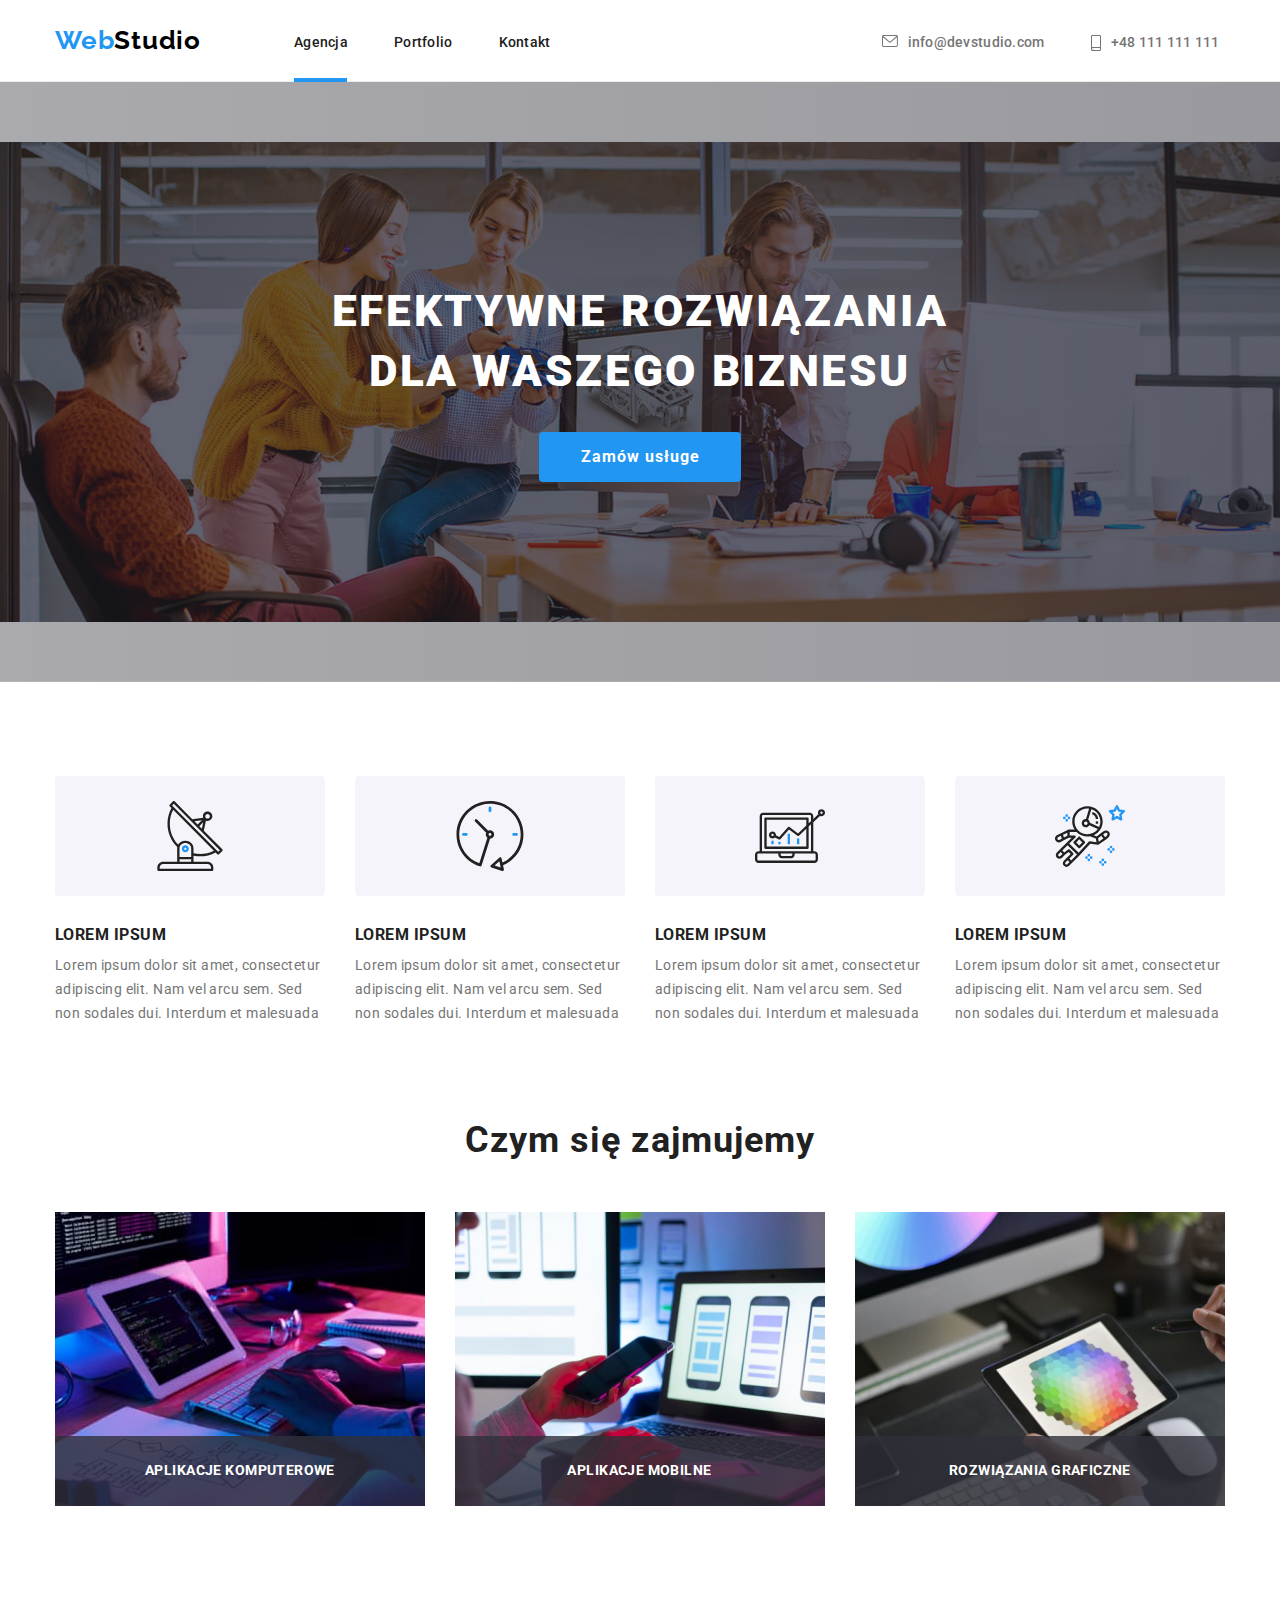
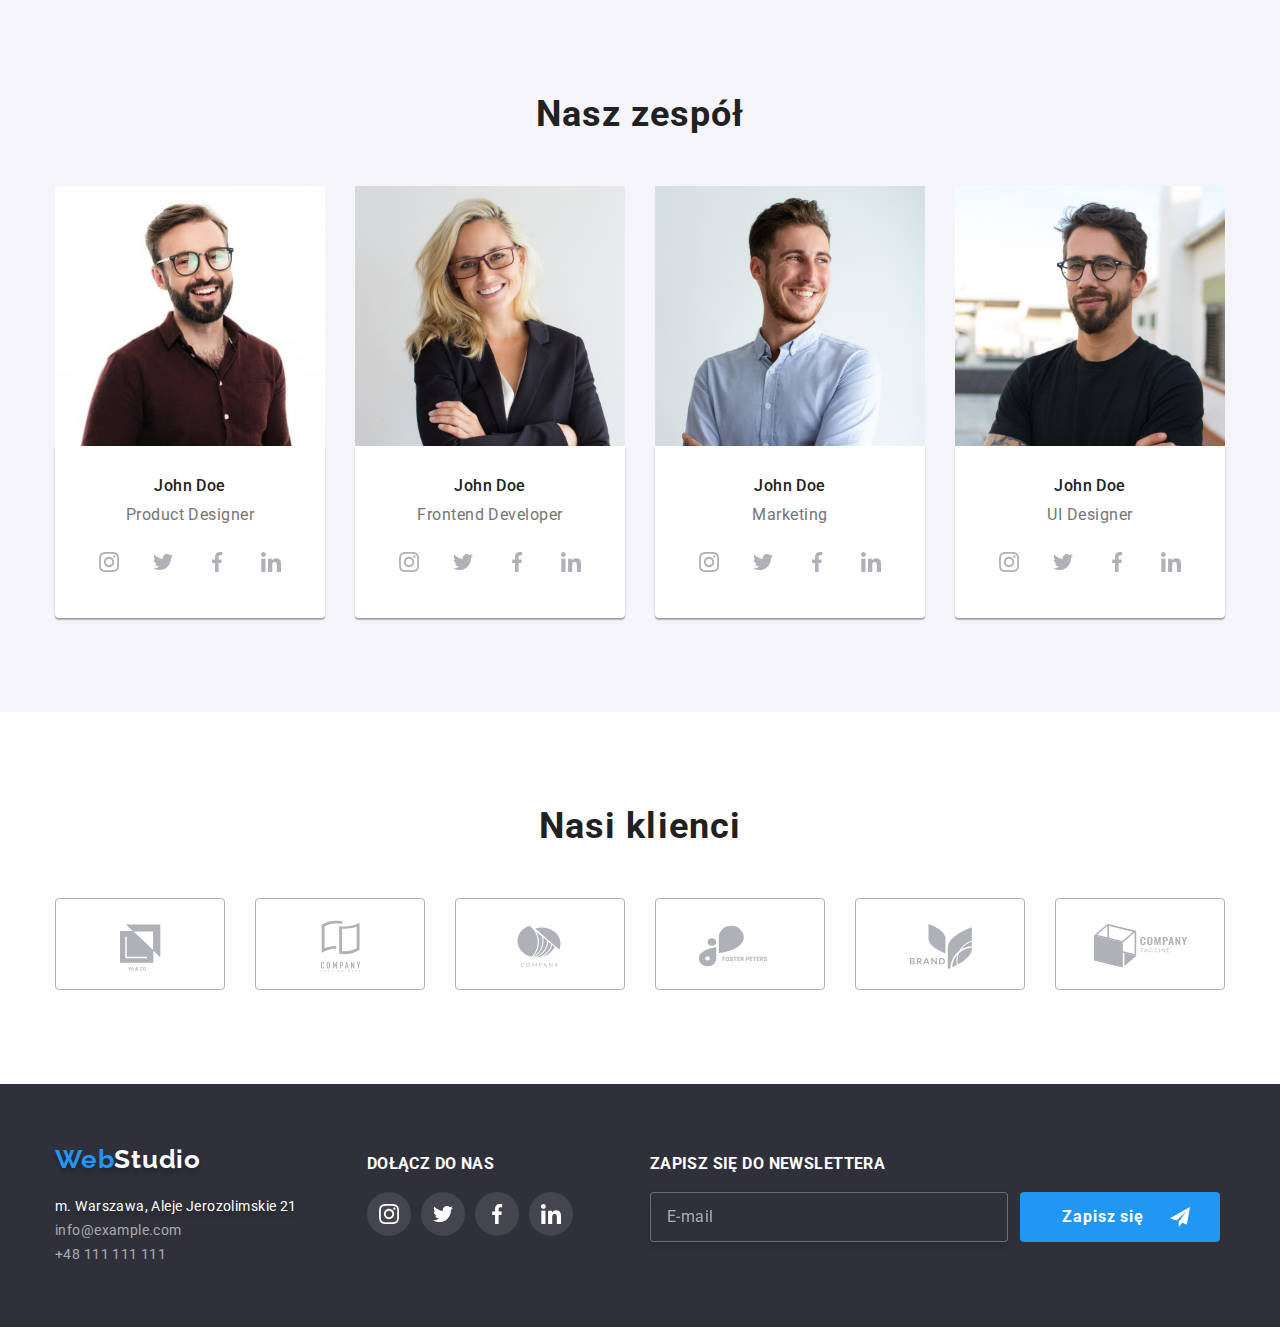
<file: index.html>
<!DOCTYPE html>
<html lang="pl">
  <head>
    <meta charset="utf-8" />
    <meta http-equiv="x-ua-compatible" content="ie=edge" />
    <meta name="description" content="Strona Studio firmy WebStudio" />
    <title>Studio</title>
    <link
      rel="stylesheet"
      href="https://cdnjs.cloudflare.com/ajax/libs/modern-normalize/1.0.0/modern-normalize.min.css"
    />
    <link rel="stylesheet" href="./css/styles.css" />
    <link rel="preconnect" href="https://fonts.googleapis.com" />
    <link rel="preconnect" href="https://fonts.gstatic.com" crossorigin />
    <link
      href="https://fonts.googleapis.com/css2?family=Raleway:wght@700&family=Roboto:wght@400;500;700;900&display=swap"
      rel="stylesheet"
    />
  </head>
  <body>
    <header class="menu">
      <div class="container">
        <h1 class="logo">
          <a href="./index.html" class="link"><span class="blue">Web</span>Studio</a>
        </h1>
        <nav>
          <ul class="navigation nav1">
            <li class="navigation-item"><a href="./index.html" class="link">Agencja</a></li>
            <li class="navigation-item"><a href="./portfolio.html" class="link">Portfolio</a></li>
            <li><a href="#" class="link">Kontakt</a></li>
          </ul>
        </nav>
        <ul class="contact">
          <li>
            <svg width="16" height="12" class="envelope-svg">
              <use href="./images/sprite.svg#icon-envelope"></use>
            </svg>
          </li>
          <li class="navigation-item">
            <a href="mailto:info@devstudio.com" class="link">info@devstudio.com</a>
          </li>
        </ul>
        <ul class="phone">
          <li>
            <svg width="10" height="16" class="mobile-svg">
              <use href="./images/sprite.svg#icon-smartphone-1"></use>
            </svg>
          </li>
          <li><a href="tel:+48111111111" class="link">+48 111 111 111</a></li>
        </ul>
      </div>
    </header>
    <main>
      <section class="tools">
        <div class="container">
          <h2 class="white">
            Efektywne rozwiązania<br />
            dla waszego biznesu
          </h2>
          <button data-modal-open type="button">Zamów usługe</button>
        </div>
      </section>
      <div class="section">
        <div class="container">
          <ul class="features-list">
            <li>
              <section class="feature-box">
                <div class="feature-svg-box">
                  <svg width="70" height="70" class="feature-svg">
                    <use href="./images/sprite.svg#icon-antenna-1"></use>
                  </svg>
                </div>
                <h3 class="lorem">Lorem ipsum</h3>
                <p class="grey">
                  Lorem ipsum dolor sit amet, consectetur adipiscing elit. Nam vel arcu sem. Sed non
                  sodales dui. Interdum et malesuada
                </p>
              </section>
            </li>
            <li>
              <section class="feature-box">
                <div class="feature-svg-box">
                  <svg width="70" height="70" class="feature-svg">
                    <use href="./images/sprite.svg#icon-clock-1"></use>
                  </svg>
                </div>
                <h3 class="lorem">Lorem ipsum</h3>
                <p class="grey">
                  Lorem ipsum dolor sit amet, consectetur adipiscing elit. Nam vel arcu sem. Sed non
                  sodales dui. Interdum et malesuada
                </p>
              </section>
            </li>
            <li>
              <section class="feature-box">
                <div class="feature-svg-box">
                  <svg width="70" height="70" class="feature-svg">
                    <use href="./images/sprite.svg#icon-diagram-1"></use>
                  </svg>
                </div>
                <h3 class="lorem">Lorem ipsum</h3>
                <p class="grey">
                  Lorem ipsum dolor sit amet, consectetur adipiscing elit. Nam vel arcu sem. Sed non
                  sodales dui. Interdum et malesuada
                </p>
              </section>
            </li>
            <li>
              <section class="feature-box">
                <div class="feature-svg-box">
                  <svg width="70" height="70" class="feature-svg">
                    <use href="./images/sprite.svg#icon-astronaut-1"></use>
                  </svg>
                </div>
                <h3 class="lorem">Lorem ipsum</h3>
                <p class="grey">
                  Lorem ipsum dolor sit amet, consectetur adipiscing elit. Nam vel arcu sem. Sed non
                  sodales dui. Interdum et malesuada
                </p>
              </section>
            </li>
          </ul>
        </div>
      </div>
      <section class="section">
        <div class="container">
          <h2>Czym się zajmujemy</h2>
          <ul class="what-we-do-list">
            <li class="what-we-do-list-item">
              <figure class="what-we-do-figure">
                <img
                  src="./images/what-we-do-1.jpg"
                  alt="Ręce piszące kod na klawiaturze na podstawie diagramu"
                  width="370"
                  height="294"
                />
                <figcaption class="what-we-do-caption-1">Aplikacje komputerowe</figcaption>
              </figure>
            </li>
            <li class="what-we-do-list-item">
              <figure class="what-we-do-figure">
                <img
                  src="./images/what-we-do-2.jpg"
                  alt="Dłonie trzymające smartfon oraz ekaran laptopa przedstawiający rodzaje układów treści mobilnych"
                  width="370"
                  height="294"
                />
                <figcaption class="what-we-do-caption-2">Aplikacje mobilne</figcaption>
              </figure>
            </li>
            <li class="what-we-do-list-item">
              <figure class="what-we-do-figure">
                <img
                  src="./images/what-we-do-3.jpg"
                  alt="Dłonie trzymające tablet z wyborem pełnej gamy kolorów"
                  width="370"
                  height="294"
                />
                <figcaption class="what-we-do-caption-3">Rozwiązania graficzne</figcaption>
              </figure>
            </li>
          </ul>
        </div>
      </section>
      <section class="section">
        <div class="container">
          <h2>Nasz zespół</h2>
          <div class="team">
            <ul class="team-list">
              <li>
                <figure class="team-figure">
                  <img
                    class="team-figure-img"
                    src="./images/our-team-1.jpg"
                    alt="Zdjęcie John'a Doe"
                    width="270"
                    height="260"
                  />
                  <figcaption class="team-list-caption">
                    John Doe
                    <p class="job-title"><span class="grey">Product Designer</span></p>
                    <ul class="team-social-list">
                      <li class="team-social-list-item">
                        <svg width="44" height="44" class="social-svg">
                          <use href="./images/sprite.svg#icon-instagram"></use>
                        </svg>
                      </li>
                      <li class="team-social-list-item">
                        <svg width="44" height="44" class="social-svg">
                          <use href="./images/sprite.svg#icon-Ellipse"></use>
                        </svg>
                      </li>
                      <li class="team-social-list-item">
                        <svg width="44" height="44" class="social-svg">
                          <use href="./images/sprite.svg#icon-Ellipse-1"></use>
                        </svg>
                      </li>
                      <li class="team-social-list-item">
                        <svg width="44" height="44" class="social-svg">
                          <use href="./images/sprite.svg#icon-Ellipse-2"></use>
                        </svg>
                      </li>
                    </ul>
                  </figcaption>
                </figure>
              </li>
              <li class="team-list-item">
                <figure class="team-figure">
                  <img
                    class="team-figure-img"
                    src="./images/our-team-2.jpg"
                    alt="Zdjęcie John'a Doe"
                    width="270"
                    height="260"
                  />
                  <figcaption class="team-list-caption">
                    John Doe
                    <p class="job-title"><span class="grey">Frontend Developer</span></p>
                    <ul class="team-social-list">
                      <li class="team-social-list-item">
                        <svg width="44" height="44" class="social-svg">
                          <use href="./images/sprite.svg#icon-instagram"></use>
                        </svg>
                      </li>
                      <li class="team-social-list-item">
                        <svg width="44" height="44" class="social-svg">
                          <use href="./images/sprite.svg#icon-Ellipse"></use>
                        </svg>
                      </li>
                      <li class="team-social-list-item">
                        <svg width="44" height="44" class="social-svg">
                          <use href="./images/sprite.svg#icon-Ellipse-1"></use>
                        </svg>
                      </li>
                      <li class="team-social-list-item">
                        <svg width="44" height="44" class="social-svg">
                          <use href="./images/sprite.svg#icon-Ellipse-2"></use>
                        </svg>
                      </li>
                    </ul>
                  </figcaption>
                </figure>
              </li>
              <li class="team-list-item">
                <figure class="team-figure">
                  <img
                    class="team-figure-img"
                    src="./images/our-team-3.jpg"
                    alt="Zdjęcie John'a Doe"
                    width="270"
                    height="260"
                  />
                  <figcaption class="team-list-caption">
                    John Doe
                    <p class="job-title"><span class="grey">Marketing</span></p>
                    <ul class="team-social-list">
                      <li class="team-social-list-item">
                        <svg width="44" height="44" class="social-svg">
                          <use href="./images/sprite.svg#icon-instagram"></use>
                        </svg>
                      </li>
                      <li class="team-social-list-item">
                        <svg width="44" height="44" class="social-svg">
                          <use href="./images/sprite.svg#icon-Ellipse"></use>
                        </svg>
                      </li>
                      <li class="team-social-list-item">
                        <svg width="44" height="44" class="social-svg">
                          <use href="./images/sprite.svg#icon-Ellipse-1"></use>
                        </svg>
                      </li>
                      <li class="team-social-list-item">
                        <svg width="44" height="44" class="social-svg">
                          <use href="./images/sprite.svg#icon-Ellipse-2"></use>
                        </svg>
                      </li>
                    </ul>
                  </figcaption>
                </figure>
              </li>
              <li class="team-list-item">
                <figure class="team-figure">
                  <img
                    class="team-figure-img"
                    src="./images/our-team-4.jpg"
                    alt="Zdjęcie John'a Doe"
                    width="270"
                    height="260"
                  />
                  <figcaption class="team-list-caption">
                    John Doe
                    <p class="job-title"><span class="grey">UI Designer</span></p>
                    <ul class="team-social-list">
                      <li class="team-social-list-item">
                        <svg width="44" height="44" class="social-svg">
                          <use href="./images/sprite.svg#icon-instagram"></use>
                        </svg>
                      </li>
                      <li class="team-social-list-item">
                        <svg width="44" height="44" class="social-svg">
                          <use href="./images/sprite.svg#icon-Ellipse"></use>
                        </svg>
                      </li>
                      <li class="team-social-list-item">
                        <svg width="44" height="44" class="social-svg">
                          <use href="./images/sprite.svg#icon-Ellipse-1"></use>
                        </svg>
                      </li>
                      <li class="team-social-list-item">
                        <svg width="44" height="44" class="social-svg">
                          <use href="./images/sprite.svg#icon-Ellipse-2"></use>
                        </svg>
                      </li>
                    </ul>
                  </figcaption>
                </figure>
              </li>
            </ul>
          </div>
        </div>
      </section>
      <section class="section">
        <div class="container">
          <h2>Nasi klienci</h2>
          <ul class="customers-list">
            <li>
              <div class="customer-svg-box">
                <svg width="106" height="60" class="customer-svg">
                  <use href="./images/sprite.svg#icon-Logo--1"></use>
                </svg>
              </div>
            </li>
            <li>
              <div class="customer-svg-box">
                <svg width="106" height="60" class="customer-svg">
                  <use href="./images/sprite.svg#icon-Logo"></use>
                </svg>
              </div>
            </li>
            <li>
              <div class="customer-svg-box">
                <svg width="106" height="60" class="customer-svg">
                  <use href="./images/sprite.svg#icon-Logo-3"></use>
                </svg>
              </div>
            </li>
            <li>
              <div class="customer-svg-box">
                <svg width="106" height="60" class="customer-svg">
                  <use href="./images/sprite.svg#icon-Logo-2"></use>
                </svg>
              </div>
            </li>
            <li>
              <div class="customer-svg-box">
                <svg width="106" height="60" class="customer-svg">
                  <use href="./images/sprite.svg#icon-Logo-1"></use>
                </svg>
              </div>
            </li>
            <li>
              <div class="customer-svg-box">
                <svg width="106" height="60" class="customer-svg">
                  <use href="./images/sprite.svg#icon-Logo1"></use>
                </svg>
              </div>
            </li>
          </ul>
        </div>
      </section>
    </main>
    <footer>
      <div class="container">
        <section class="footer-address">
          <h2 class="footer-logo">
            <a href="./index.html" class="link"
              ><span class="blue">Web</span><span class="white">Studio</span></a
            >
          </h2>
          <span class="white">m. Warszawa, Aleje Jerozolimskie 21</span>
          <address class="footer-address">
            <ul>
              <li><a href="mailto:info@example.com" class="link-footer">info@example.com</a></li>
              <li><a href="tel:+48111111111" class="link-footer">+48 111 111 111</a></li>
            </ul>
          </address>
        </section>
        <section class="footer-social-tab">
          <h3>Dołącz do nas</h3>
          <ul class="footer-social-list">
            <li class="footer-social-list-item">
              <svg width="44" height="44" class="social-svg">
                <use href="./images/sprite.svg#icon-instagram"></use>
              </svg>
            </li>
            <li class="footer-social-list-item">
              <svg width="44" height="44" class="social-svg">
                <use href="./images/sprite.svg#icon-Ellipse"></use>
              </svg>
            </li>
            <li class="footer-social-list-item">
              <svg width="44" height="44" class="social-svg">
                <use href="./images/sprite.svg#icon-Ellipse-1"></use>
              </svg>
            </li>
            <li class="footer-social-list-item">
              <svg width="44" height="44" class="social-svg">
                <use href="./images/sprite.svg#icon-Ellipse-2"></use>
              </svg>
            </li>
          </ul>
        </section>
        <section class="footer-newslatter-tab">
          <h3>Zapisz się do newslettera</h3>
          <ul class="footer-social-list">
            <li>
              <label>
                <input type="email" class="footer-form-input" name="mail" placeholder="E-mail" />
              </label>
            </li>
            <li>
              <button class="footer-submit" type="submit">Zapisz się</button>
              <svg width="20" height="20" class="footer-submit-svg">
                <use href="./images/sprite.svg#newsl"></use>
              </svg>
            </li>
          </ul>
        </section>
      </div>
    </footer>
    <div id="backdrop" class="backdrop is-hidden" data-modal>
      <div class="modal">
        <button data-modal-close class="modal-button">x</button>
        <h3>Zostaw swoje dane w formularzu poniżej</h3>
        <form class="form modal-form">
          <label class="modal-label">
            <span class="label-text">Imie</span>
            <svg width="16" height="16" class="modal-svg-1">
              <use href="./images/sprite.svg#person"></use>
            </svg>
            <input type="text" class="modal-form-input" name="username" required minlength="3" />
          </label>

          <label class="modal-label">
            <span class="label-text">Telefon</span>
            <svg width="13" height="13" class="modal-svg-2">
              <use href="./images/sprite.svg#tele"></use>
            </svg>
            <input type="email" class="modal-form-input" name="telephone" required />
          </label>

          <label class="modal-label">
            <span class="label-text">Email</span>
            <svg width="15" height="12" class="modal-svg-3">
           <use href="./images/sprite.svg#envelope"></use></svg>
            <input type="email" class="modal-form-input" name="mail" required />
          </label>

          <label class="modal-label">
            <span class="label-text">Komentarz</span>
            <textarea
              class="modal-form-input"
              name="feedback"
              rows="50"
              placeholder="Wprowadź tekst"
            ></textarea>
          </label>

          <label class="agreement-lable">
          
            <input type="checkbox" name="agreement" value="signed" class="agreement-input" />
            <span class="agreement-text">Oświadczam iż akceptuję <a href="https://google.com">Regulamin</a> i
              <a href="https://google.com">Politykę Prywatności</a></span>
              <span class="checkmark">
                
              </span>
          </label>

          <button class="modal-submit" type="submit">Wyślij</button>
        </form>
      </div>
    </div>
    <script src="./js/modal.js"></script>
  </body>
</html>
</file>
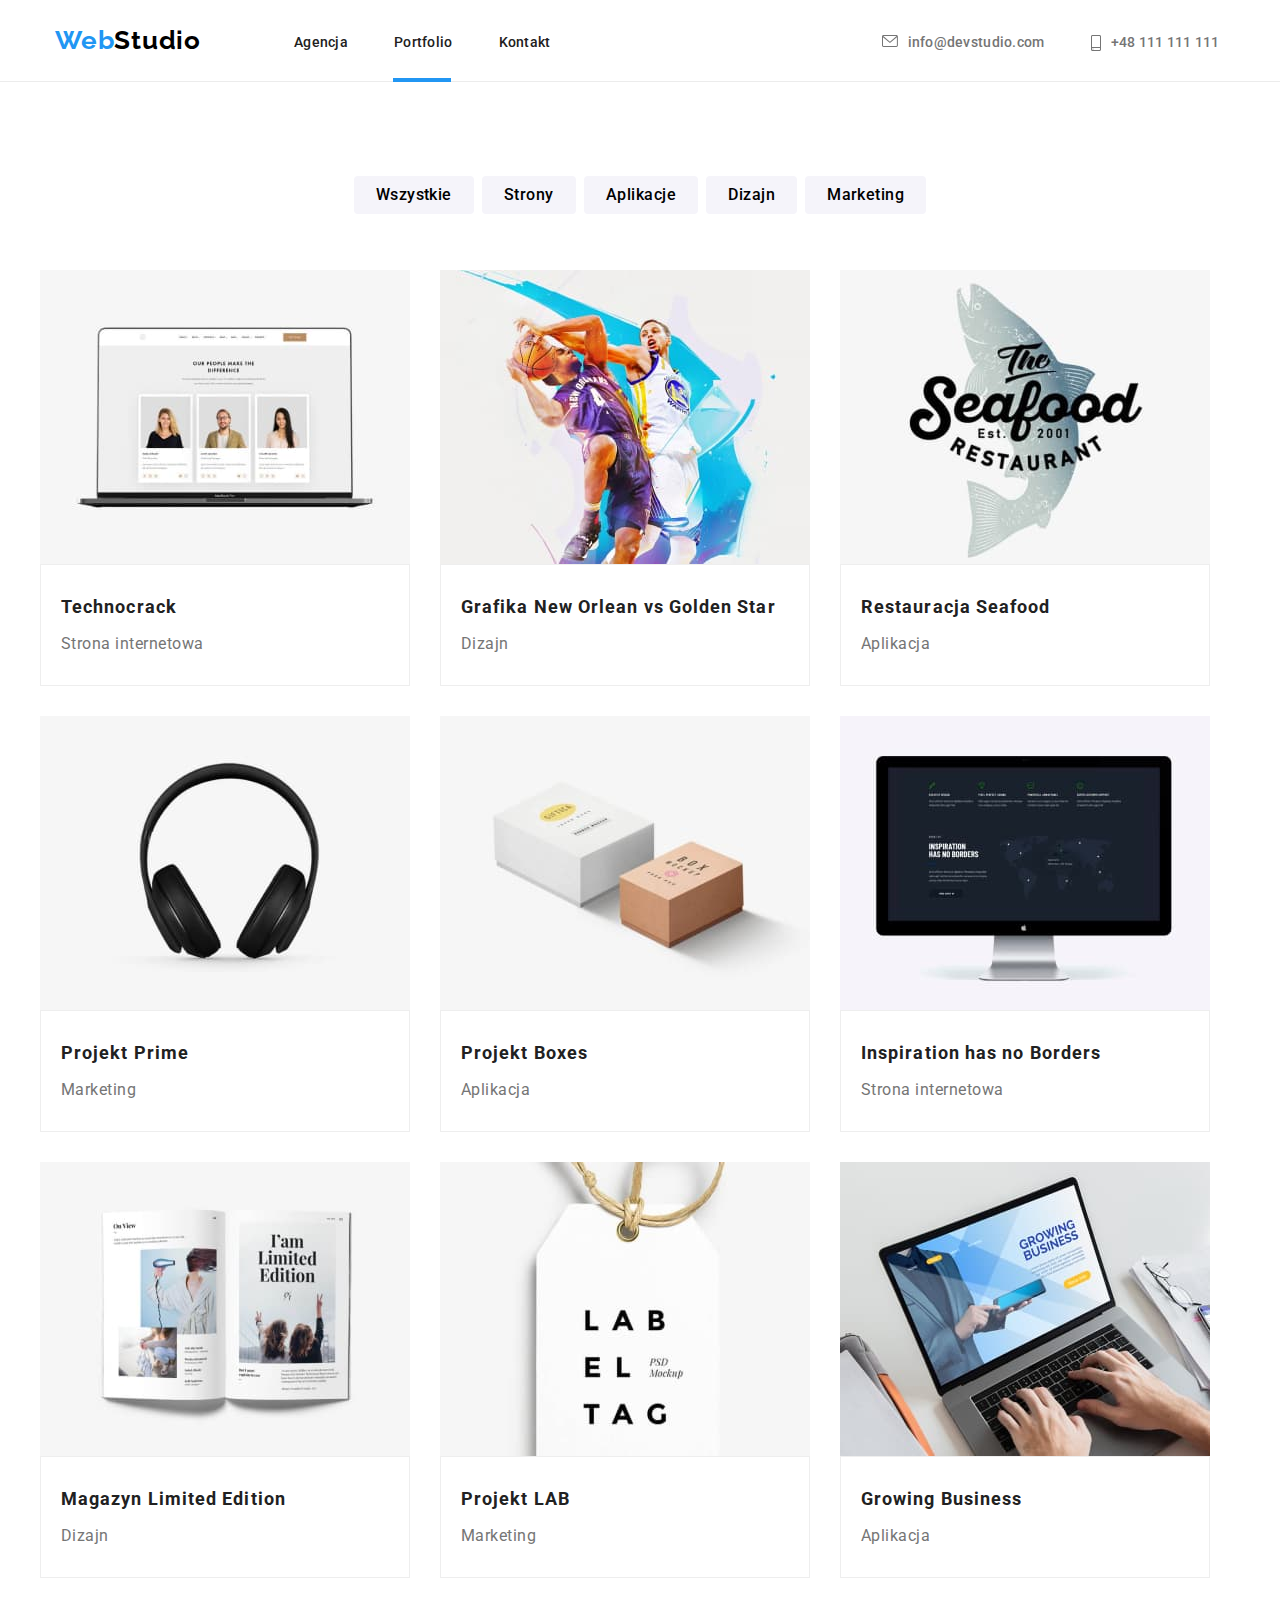
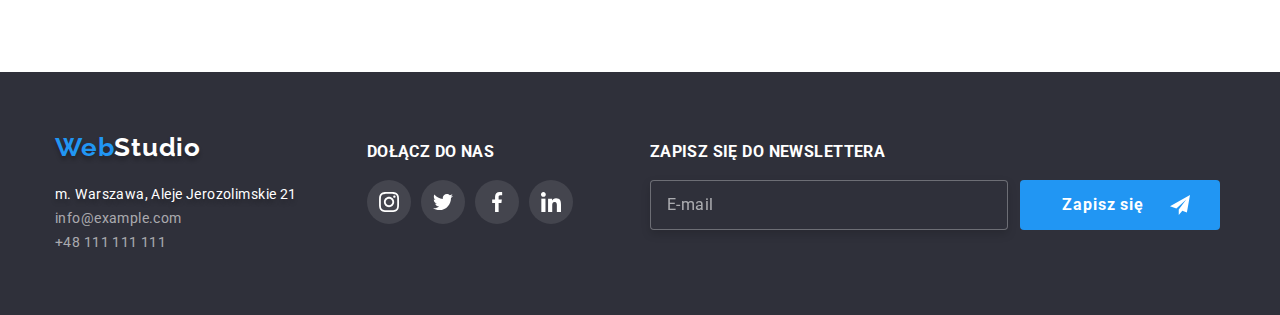
<file: portfolio.html>
<!DOCTYPE html>
<html lang="pl">
  <head>
    <meta charset="utf-8" />
    <meta http-equiv="x-ua-compatible" content="ie=edge" />
    <meta name="description" content="Strona Portfolio firmy WebStudio" />
    <title>Portfolio</title>
    <link
      rel="stylesheet"
      href="https://cdnjs.cloudflare.com/ajax/libs/modern-normalize/1.0.0/modern-normalize.min.css"
    />
    <link rel="stylesheet" href="./css/styles.css" />
    <link rel="preconnect" href="https://fonts.googleapis.com" />
    <link rel="preconnect" href="https://fonts.gstatic.com" crossorigin />
    <link
      href="https://fonts.googleapis.com/css2?family=Raleway:wght@700&family=Roboto:wght@400;500;700;900&display=swap"
      rel="stylesheet"
    />
  </head>
  <body>
    <header class="menu">
      <div class="container">
        <h1 class="logo">
          <a href="./index.html" class="link"><span class="blue">Web</span>Studio</a>
        </h1>
        <nav>
          <ul class="navigation nav2">
            <li class="navigation-item"><a href="./index.html" class="link">Agencja</a></li>
            <li class="navigation-item"><a href="./portfolio.html" class="link">Portfolio</a></li>
            <li><a href="#" class="link">Kontakt</a></li>
          </ul>
        </nav>
        <ul class="contact">
          <li>
            <svg width="16" height="12" class="envelope-svg">
              <use href="./images/sprite.svg#icon-envelope"></use>
            </svg>
          </li>
          <li class="navigation-item">
            <a href="mailto:info@devstudio.com" class="link">info@devstudio.com</a>
          </li>
        </ul>
        <ul class="phone">
          <li>
            <svg width="10" height="16" class="mobile-svg">
              <use href="./images/sprite.svg#icon-smartphone-1"></use>
            </svg>
          </li>
          <li><a href="tel:+48111111111" class="link">+48 111 111 111</a></li>
        </ul>
      </div>
    </header>
    <main>
      <div class="container section portfolio">
        <ul class="portfolio-list">
          <li><button type="button">Wszystkie</button></li>
          <li><button type="button">Strony</button></li>
          <li><button type="button">Aplikacje</button></li>
          <li><button type="button">Dizajn</button></li>
          <li><button type="button">Marketing</button></li>
        </ul>
        <ul class="portfolio-content">
          <li class="portfolio-content-list">
            <figure class="portfolio-content-figure">
              <div class="skrytka-box">
                <img
                  src="./images/Project-1.jpg"
                  alt="Laptop pokazujący stronę internetową Technocrack"
                  width="370"
                  height="294"
                />
                <p class="skrytka">
                  Technocrack jest popularną platformą wykorzystywaną do rozpowszechniania
                  koronawirusa. Firmy wykorzystują tę platformę do celów szpiegowskich i ataków na
                  niezabezpieczone serwery konkurencji
                </p>
              </div>
              <figcaption class="portfolio-caption">
                Technocrack
                <p><span class="grey">Strona internetowa</span></p>
              </figcaption>
            </figure>
          </li>
          <li class="portfolio-content-list">
            <figure class="portfolio-content-figure">
              <div class="skrytka-box">
                <img
                  src="./images/Project-2.jpg"
                  alt="Koszykarze New Orlean i Golden Star walczący o piłkę"
                  width="370"
                  height="294"
                />
                <p class="skrytka">
                  Technocrack jest popularną platformą wykorzystywaną do rozpowszechniania
                  koronawirusa. Firmy wykorzystują tę platformę do celów szpiegowskich i ataków na
                  niezabezpieczone serwery konkurencji
                </p>
              </div>
              <figcaption class="portfolio-caption">
                Grafika New Orlean vs Golden Star
                <p><span class="grey">Dizajn</span></p>
              </figcaption>
            </figure>
          </li>
          <li class="portfolio-content-list">
            <figure class="portfolio-content-figure">
              <div class="skrytka-box">
                <img
                  src="./images/Project-3.jpg"
                  alt="Logo restauracji Seafood"
                  width="370"
                  height="294"
                />
                <p class="skrytka">
                  Technocrack jest popularną platformą wykorzystywaną do rozpowszechniania
                  koronawirusa. Firmy wykorzystują tę platformę do celów szpiegowskich i ataków na
                  niezabezpieczone serwery konkurencji
                </p>
              </div>
              <figcaption class="portfolio-caption">
                Restauracja Seafood
                <p><span class="grey">Aplikacja</span></p>
              </figcaption>
            </figure>
          </li>
          <li class="portfolio-content-list">
            <figure class="portfolio-content-figure">
              <div class="skrytka-box">
                <img
                  src="./images/Project-4.jpg"
                  alt="Słuchawki nauszne"
                  width="370"
                  height="294"
                />
                <p class="skrytka">
                  Technocrack jest popularną platformą wykorzystywaną do rozpowszechniania
                  koronawirusa. Firmy wykorzystują tę platformę do celów szpiegowskich i ataków na
                  niezabezpieczone serwery konkurencji
                </p>
              </div>
              <figcaption class="portfolio-caption">
                Projekt Prime
                <p><span class="grey">Marketing</span></p>
              </figcaption>
            </figure>
          </li>
          <li class="portfolio-content-list">
            <figure class="portfolio-content-figure">
              <div class="skrytka-box">
                <img
                  src="./images/Project-5.jpg"
                  alt="Trójwymiarowe modele pudełek"
                  width="370"
                  height="294"
                />
                <p class="skrytka">
                  Technocrack jest popularną platformą wykorzystywaną do rozpowszechniania
                  koronawirusa. Firmy wykorzystują tę platformę do celów szpiegowskich i ataków na
                  niezabezpieczone serwery konkurencji
                </p>
              </div>
              <figcaption class="portfolio-caption">
                Projekt Boxes
                <p><span class="grey">Aplikacja</span></p>
              </figcaption>
            </figure>
          </li>
          <li class="portfolio-content-list">
            <figure class="portfolio-content-figure">
              <div class="skrytka-box">
                <img
                  src="./images/Project-6.jpg"
                  alt="Monitor pokazujący stronę internetową Inspiration has no Borders"
                  width="370"
                  height="294"
                />
                <p class="skrytka">
                  Technocrack jest popularną platformą wykorzystywaną do rozpowszechniania
                  koronawirusa. Firmy wykorzystują tę platformę do celów szpiegowskich i ataków na
                  niezabezpieczone serwery konkurencji
                </p>
              </div>
              <figcaption class="portfolio-caption">
                Inspiration has no Borders
                <p><span class="grey">Strona internetowa</span></p>
              </figcaption>
            </figure>
          </li>
          <li class="portfolio-content-list">
            <figure class="portfolio-content-figure">
              <div class="skrytka-box">
                <img
                  src="./images/Project-7.jpg"
                  alt="Otwarty magazyn Limited Edition"
                  width="370"
                  height="294"
                />
                <p class="skrytka">
                  Technocrack jest popularną platformą wykorzystywaną do rozpowszechniania
                  koronawirusa. Firmy wykorzystują tę platformę do celów szpiegowskich i ataków na
                  niezabezpieczone serwery konkurencji
                </p>
              </div>
              <figcaption class="portfolio-caption">
                Magazyn Limited Edition
                <p><span class="grey">Dizajn</span></p>
              </figcaption>
            </figure>
          </li>
          <li class="portfolio-content-list">
            <figure class="portfolio-content-figure">
              <div class="skrytka-box">
                <img
                  src="./images/Project-8.jpg"
                  alt="Projekt zawieszki LABELTAG"
                  width="370"
                  height="294"
                />
                <p class="skrytka">
                  Technocrack jest popularną platformą wykorzystywaną do rozpowszechniania
                  koronawirusa. Firmy wykorzystują tę platformę do celów szpiegowskich i ataków na
                  niezabezpieczone serwery konkurencji
                </p>
              </div>
              <figcaption class="portfolio-caption">
                Projekt LAB
                <p><span class="grey">Marketing</span></p>
              </figcaption>
            </figure>
          </li>
          <li class="portfolio-content-list">
            <figure class="portfolio-content-figure">
              <div class="skrytka-box">
                <img
                  src="./images/Project-9.jpg"
                  alt="Przedstawiona na laptopie aplikacja Growing Business"
                  width="370"
                  height="294"
                />
                <p class="skrytka">
                  Technocrack jest popularną platformą wykorzystywaną do rozpowszechniania
                  koronawirusa. Firmy wykorzystują tę platformę do celów szpiegowskich i ataków na
                  niezabezpieczone serwery konkurencji
                </p>
              </div>
              <figcaption class="portfolio-caption">
                Growing Business
                <p><span class="grey">Aplikacja</span></p>
              </figcaption>
            </figure>
          </li>
        </ul>
      </div>
    </main>
<footer>
      <div class="container">
        <section class="footer-address">
          <h2 class="footer-logo">
            <a href="./index.html" class="link"
              ><span class="blue">Web</span><span class="white">Studio</span></a
            >
          </h2>
          <span class="white">m. Warszawa, Aleje Jerozolimskie 21</span>
          <address class="footer-address">
            <ul>
              <li><a href="mailto:info@example.com" class="link-footer">info@example.com</a></li>
              <li><a href="tel:+48111111111" class="link-footer">+48 111 111 111</a></li>
            </ul>
          </address>
        </section>
        <section class="footer-social-tab">
          <h3>Dołącz do nas</h3>
          <ul class="footer-social-list">
            <li class="footer-social-list-item">
              <svg width="44" height="44" class="social-svg">
                <use href="./images/sprite.svg#icon-instagram"></use>
              </svg>
            </li>
            <li class="footer-social-list-item">
              <svg width="44" height="44" class="social-svg">
                <use href="./images/sprite.svg#icon-Ellipse"></use>
              </svg>
            </li>
            <li class="footer-social-list-item">
              <svg width="44" height="44" class="social-svg">
                <use href="./images/sprite.svg#icon-Ellipse-1"></use>
              </svg>
            </li>
            <li class="footer-social-list-item">
              <svg width="44" height="44" class="social-svg">
                <use href="./images/sprite.svg#icon-Ellipse-2"></use>
              </svg>
            </li>
          </ul>
        </section>
        <section class="footer-newslatter-tab">
          <h3>Zapisz się do newslettera</h3>
          <ul class="footer-social-list">
            <li>
              <label>
                <input type="email" class="footer-form-input" name="mail" placeholder="E-mail" />
              </label>
            </li>
            <li>
              <button class="footer-submit" type="submit">Zapisz się</button>
              <svg width="20" height="20" class="footer-submit-svg">
                <use href="./images/sprite.svg#newsl"></use>
              </svg>
            </li>
          </ul>
        </section>
      </div>
    </footer>
  </body>
</html>
</file>
<file: css/styles.css>
:root {
  --brand-color: #2196f3;
  --brand-color-opacity: #2196f3e6;
  --site-color: #212121;
  --white-color: #ffffff;
  --white-color06: #ffffff99;
  --grey-color: #757575;
  --grey-50-color: #75757580;
  --grey-background-color: #f5f4fa;
  --black-color: #000000;
  --black-backdrop-color: #00000033;
  --black-border10-color: #0000001a;
  --panetone-color: #2f303a;
  --panetone-opacity-color: #2f303acc;
  --border-color: #ececec;
  --border-portfolio-color: #eeeeee;
  --icon-base-color: #afb1b8;
  --social-backgroud-footer: #ffffff1a;
}


* {
  margin: 0px;
  padding: 0px;
}
.container {
  margin: 0 auto;
  width: 1200px;
  padding: 0 15px;
}
.section {
  padding: 94px 0;
}
a {
  text-decoration: none;
}
a[href='mailto:info@example.com']:focus,
a[href='mailto:info@example.com']:hover {
  text-decoration: underline;
}
body {
  font-family: 'Roboto', 'Raleway', sans-serif;
  color: var(--site-color);
}
button,
.social-svg,
.customer-svg-box {
  cursor: pointer;
}
footer {
  padding: 60px 0px;
  background: var(--panetone-color);
}
footer .container {
  display: flex;
}
header .container {
  display: flex;
}
img {
  display: block;
}
li .link:hover,
li .link:focus {
  color: var(--brand-color);
}
main .section:nth-child(4) {
  background: var(--grey-background-color);
}
span .footer-address,
ul .footer-address:first-child {
  margin-bottom: 9px;
}
ul {
  list-style-type: none;
}
:hover,
:focus
 {
  transition-property: color, fill, background-color, box-shadow, border-radius;
  transition-duration: 250ms;
  transition-timing-function: cubic-bezier(0.4, 0, 0.2, 1);
}
.blue {
  color: var(--brand-color);
}
#backdrop,
.backdrop {
  position: fixed;
  top: 0;
  left: 0;
  background-color: var(--black-backdrop-color);
  z-index: 1;
  width: 100%;
  height: 100%;
  transition: opacity 2000ms, visibility 2000ms;
  transition-timing-function: cubic-bezier(0.4, 0, 0.2, 1);
}
.contact {
  margin-left: 331px;
  display: flex;
  color: var(--grey-color);
  fill: var(--grey-color);
  margin-top: 10px;
}
.contact:hover,
.contact:focus,
.contact .grey:focus,
.menu:focus,
.phone:hover,
.phone:focus {
  color: var(--brand-color);
  fill: var(--brand-color);
  --icon-color: var(--brand-color);
}
.contact,
.navigation,
.phone {
  font-weight: 500;
  font-size: 14px;
  line-height: 1.14;
  letter-spacing: 0.02em;
}
.customers-list {
  display: flex;
  margin-top: 50px;
}
.customers-list li:not(:first-child) {
  margin-left: 30px;
}
.customer-svg-box {
  height: 92px;
  width: 170px;
  padding: 17.71px 32px 14.25px;
  border: 1px solid var(--icon-base-color);
  border-radius: 4px;
  fill: var(--icon-base-color);
}
.customer-svg-box:hover {
  border: 1px solid var(--brand-color);
  fill: var(--brand-color);
}
.envelope-svg {
  margin-right: 10px;
  --icon-color: currentColor;
}
.feature-svg-box {
  height: 120px;
  width: 270px;
  padding: 25px 100px;
  background-color: var(--grey-background-color);
  margin-bottom: 30px;
  border-radius: 4px;
}
.feature-box .grey {
  width: 270px;
}
.features-list {
  display: flex;
  padding-bottom: 0px;
  font-size: 14px;
  letter-spacing: 0.03em;
}
.features-list p {
  line-height: 1.71;
  color: var(--grey-color);
}
.features-list li:nth-child(-n + 3) {
  margin-right: 30px;
}
.features-list .lorem {
  font-weight: 700;
  line-height: 1.14;
  letter-spacing: 0.03em;
  text-transform: uppercase;
}
.footer-address {
  font-style: normal;
  font-size: 14px;
  line-height: 1.71;
  letter-spacing: 0.03em;
}
.footer-address > span,
.footer-logo {
  text-shadow: 0px 4px 4px rgba(0, 0, 0, 0.25);
}
.footer-logo {
  margin-bottom: 20px;
  font-family: 'Raleway', sans-serif;
  font-size: 26px;
  line-height: 1.19;
  letter-spacing: 0.03em;
}
.footer-social-list {
  position: relative;
  display: flex;
  justify-content: center;
  margin-top: 20px;
}
.footer-social-list-item {
  display: block;
  border-radius: 50%;
  background-color: var(--social-backgroud-footer);
  fill: var(--white-color);
  height: 44px;
  width: 44px;
}
.footer-social-svg {
  height: 44px;
  width: 44px;
  --icon-color: currentColor;
}
.footer-social-svg:hover {
  border-radius: 50%;
  background-color: var(--brand-color);
  fill: var(--white-color);
}
.footer-social-tab {
  margin-left: 70px;
  padding-top: 12px;
  font-size: 14px;
  line-height: 16px;
  letter-spacing: 0.03em;
  text-transform: uppercase;
  color: var(--white-color);
}
.grey {
  color: var(--grey-color);
}
.is-hidden {
  visibility: hidden;
  opacity: 0;
  pointer-events: none;
}
.job-title {
  margin-top: 10px;
}
.link {
  color: inherit;
}
.link-footer {
  color: var(--white-color06);
}
.logo {
  font-family: 'Raleway', sans-serif;
  font-size: 26px;
  letter-spacing: 0.03em;
  line-height: 1.19;
  color: var(--black-color);
}
.lorem {
  margin-bottom: 10px;
}
.menu {
  position: relative;
  padding: 25px 0px;
  border-bottom: 1px solid var(--border-color);
}
.mobile-svg {
  --icon-color: currentColor;
  margin-right: 10px;
}
.modal {
  height: 581px;
  width: 528px;
  position: absolute;
  top: 50%;
  left: 50%;
  transform: translate(-50%, -50%);
  background: var(--white-color);
  box-shadow: 0px 1px 3px rgba(0, 0, 0, 0.12), 0px 1px 1px rgba(0, 0, 0, 0.14),
    0px 2px 1px rgba(0, 0, 0, 0.2);
  border-radius: 4px;
  display: flex;
  flex-direction: column;
  padding: 40px;
}
.modal-button {
  position: absolute;
  top: 8px;
  right: 8px;
  background: var(--white-color);
  border: 1px solid var(--black-border10-color);
  border-radius: 50%;
  height: 30px;
  width: 30px;
}
.modal-form {
  display: flex;
  flex-direction: column;
}
.modal-label {
  display: flex;
  flex-direction: column;
  margin: 5px 0;
  position: relative;
  
}
.modal-label:focus-within {
  fill: #2196f3;
}

.agreement-text {
  font-family: 'Roboto';
  font-style: normal;
  font-weight: 400;
  font-size: 14px;
  line-height: 24px;
  /* identical to box height, or 171% */
  letter-spacing: 0.03em;
  color: #757575;
  margin-left: 28px;
}

.agreement-text a {
  color: #2196f3;
  text-decoration: underline;
}
.agreement-lable {
  position: relative;
  margin: 20px auto 0;
}


.label-text {
  font-family: 'Roboto';
  font-style: normal;
  font-weight: 400;
  font-size: 12px;
  line-height: 14px;
  /* identical to box height */

  letter-spacing: 0.01em;

  color: #757575;
  margin-bottom: 4px;
}

.modal h3 {
  text-align: center;
  font-family: 'Roboto';
  font-style: normal;
  font-weight: 700;
  font-size: 20px;
  line-height: 23px;
  text-align: center;
  letter-spacing: 0.03em;
  color: #212121;
  margin-bottom: 7px;
}

.modal-form-input {
  border: 1px solid rgba(33, 33, 33, 0.2);
  border-radius: 4px;
  height: 40px;
  padding-left: 40px;
}
.modal-form-input:focus-within,
.modal-label:nth-child(4) .modal-form-input:focus-within {
  border: 1px solid #2196f3;
  fill: #2196f3;
  outline: none;
  appearance: none;
}

.modal-label:nth-child(4) .modal-form-input {
  border: 1px solid rgba(33, 33, 33, 0.2);
  border-radius: 4px;
  resize: none;
  height: 120px;
  padding: 12px 16px;
}

.modal-label:nth-child(4) .modal-form-input::placeholder {
  font-family: 'Roboto';
  font-style: normal;
  font-weight: 400;
  font-size: 12px;
  line-height: 14px;
  letter-spacing: 0.01em;

  color: var(--grey-50-color);
}

.modal-svg-1 {position: absolute;
top: 0;
margin: 29px 0 0 15px;
}

.modal-svg-2 {position: absolute;
top: 0;
margin: 32px 0 0 17px;
}

.modal-svg-3 {position: absolute;
top: 0;
margin: 31px 0 0 17px;
}



.modal-submit {
  margin: 30px auto;
  padding: 10px 41px 10px 42px;
  display: block;
  text-align: center;
  font-weight: 700;
  font-size: 16px;
  line-height: 1.88;
  letter-spacing: 0.06em;
  color: var(--white-color);
  background-color: var(--brand-color);
  border: none;
  border-radius: 4px;
}
.footer-form-input {
  border: 1px solid rgba(255, 255, 255, 0.3);
  filter: drop-shadow(0px 4px 4px rgba(0, 0, 0, 0.15));
  border-radius: 4px;
  height: 50px;
  width: 358px;
  padding-left: 16px;
  background: var(--panetone-color);
  color: rgba(255, 255, 255, 0.6);
}

.footer-form-input::placeholder {
  font-family: 'Roboto';
  font-style: normal;
  font-weight: 400;
  font-size: 16px;
  line-height: 20px;
  display: flex;
  align-items: center;
  letter-spacing: 0.03em;

  color: rgba(255, 255, 255, 0.6);
}

.footer-newslatter-tab {
  margin-left: 77px;
  padding-top: 12px;
  font-size: 14px;
  line-height: 16px;
  letter-spacing: 0.03em;
  text-transform: uppercase;
  color: var(--white-color);}

.footer-submit {
  margin-left: 12px;
  padding: 10px 76px 10px 42px;
  display: block;
  text-align: center;
  font-weight: 700;
  font-size: 16px;
  line-height: 1.88;
  letter-spacing: 0.06em;
  color: var(--white-color);
  background-color: var(--brand-color);
  border: none;
  border-radius: 4px;
}

.footer-submit-svg{position: absolute;
top: 0;
right: 0;
margin-top: 15px;
margin-right: 30px;
fill: #fff;}

.nav1 {
  position: relative;
}
.nav1::after {
  content: '';
  position: absolute;
  border-bottom: solid 4px #2196f3;
  top: 43px;
  width: 53px;
}
.nav2 {
  position: relative;
}
.nav2::after {
  content: '';
  position: absolute;
  border-bottom: solid 4px #2196f3;
  top: 43px;
  left: 99px;
  width: 58px;
}
.navigation {
  margin-top: 10px;
  margin-left: 93px;
  display: flex;
}
.navigation-item {
  margin-right: 46px;
}
.phone {
  display: flex;
  font-weight: 500;
  font-size: 14px;
  line-height: 1.14;
  letter-spacing: 0.02em;
  color: var(--grey-color);
  fill: var(--grey-color);
  margin-top: 10px;
  transition-property: color;
  transition-duration: 250ms;
  transition-timing-function: cubic-bezier(0.4, 0, 0.2, 1);
}
.portfolio button {
  padding: 6px 22px 6px 22px;
  font-family: 'Roboto';
  font-weight: 500;
  font-size: 16px;
  line-height: 1.62;
  text-align: center;
  letter-spacing: 0.03em;
  background-color: var(--grey-background-color);
  border: none;
  border-radius: 4px;
  transition-property: color, back-ground-color, box-shadow;

  transition-duration: 250ms;
  transition-timing-function: cubic-bezier(0.4, 0, 0.2, 1);
}
.portfolio button:hover,
.portfolio button:focus {
  font-family: 'Roboto';
  font-weight: 500;
  font-size: 16px;
  line-height: 1.62;
  text-align: center;
  letter-spacing: 0.03em;
  color: var(--white-color);
  background-color: var(--brand-color);
  border-radius: 4px;
  border: none;
  box-shadow: 0px 3px 1px rgba(0, 0, 0, 0.1), 0px 1px 2px rgba(0, 0, 0, 0.08),
    0px 2px 2px rgba(0, 0, 0, 0.12);
}
.portfolio-caption {
  padding: 24px 20px;
  display: block;
  font-weight: 700;
  font-size: 18px;
  line-height: 2;
  letter-spacing: 0.06em;
  background: var(--white-color);
  border: 1px solid var(--border-portfolio-color);
}
.portfolio-caption .grey {
  font-weight: 400;
  font-size: 16px;
  line-height: 1.88;
  letter-spacing: 0.03em;
}
.portfolio-content {
  margin-top: 56px;
  display: flex;
  flex-wrap: wrap;
  gap: 30px;
}
.portfolio-content-list {
  flex-basis: calc((100% - 10px) / 4);
}
.portfolio-content-list:hover {
  box-shadow: 0px 1px 1px rgba(0, 0, 0, 0.12), 0px 4px 4px rgba(0, 0, 0, 0.06),
    1px 4px 6px rgba(0, 0, 0, 0.16);
}
.portfolio-content-figure img {
  display: block;
}
.portfolio-list {
  display: flex;
  justify-content: center;
}
.portfolio-list li:not(:first-child) {
  margin-left: 8px;
}
.skrytka {
  padding: 49px 45px 49px 24px;
  position: absolute;
  top: 0;
  background-color: var(--brand-color-opacity);
  font-size: 18px;
  line-height: 1.56;
  color: var(--white-color);
  letter-spacing: 0.03em;
  transform: translate(0%, 120%);
  transition: transform 400ms linear;
}
.skrytka-box {
  position: relative;
  overflow: hidden;
}
.portfolio-content-figure:hover .skrytka {
  transform: translate(0, 0);
}
.team figcaption {
  font-weight: 500;
  font-size: 16px;
  line-height: 19px;
  letter-spacing: 0.03em;
}
.team .grey {
  font-weight: 400;
}
.team-figure-img {
  display: block;
}
.team-list {
  margin-top: 50px;
  display: flex;
}
.team-list-item {
  margin-left: 30px;
}
.team-list-caption {
  padding: 30px 0px;
  text-align: center;
  background-color: var(--white-color);
  box-shadow: 0px 1px 3px rgba(0, 0, 0, 0.12), 0px 1px 1px rgba(0, 0, 0, 0.14),
    0px 2px 1px rgba(0, 0, 0, 0.2);
  border-radius: 0px 0px 4px 4px;
}
.team-social-list {
  display: flex;
  justify-content: center;
  margin-top: 16px;
}
.team-social-list-item {
  display: block;
  border-radius: 50%;
  background-color: var(--white-color);
  fill: var(--icon-base-color);
}
.team-social-list-item:nth-child(n + 2) {
  margin-left: 10px;
}
.footer-social-list-item:nth-child(n + 2) {
  margin-left: 10px;
}
.social-svg {
  --icon-color: currentColor;
}
.social-svg:hover {
  border-radius: 50%;
  background-color: var(--brand-color);
  fill: var(--white-color);
}
.tools {
  padding: 200px 0px 200px;
  background-image: linear-gradient(to right, rgba(47, 48, 58, 0.4), rgba(47, 48, 58, 0.5)),
    url(../images/Solutions-background.jpg);
  background-size: 1600px, contain;
  background-position: center, center;
  background-repeat: no-repeat, no-repeat;
}
.tools h2 {
  font-weight: 900;
  font-size: 44px;
  line-height: 1.36;
  text-align: center;
  letter-spacing: 0.06em;
  text-transform: uppercase;
  text-align: center;
}
.tools button {
  margin: auto;
  margin-top: 30px;
  padding: 10px 41px 10px 42px;
  display: block;
  text-align: center;
  font-weight: 700;
  font-size: 16px;
  line-height: 1.88;
  letter-spacing: 0.06em;
  color: var(--white-color);
  background-color: var(--brand-color);
  border: none;
  border-radius: 4px;
}
.what-we-do h2,
.section h2 {
  font-size: 36px;
  line-height: 1.166;
  text-align: center;
  letter-spacing: 0.03em;
}
.what-we-do-figure {
  position: relative;
}
.what-we-do-caption-1 {
  color: var(--white-color);
  position: absolute;
  bottom: 0;
  left: 50%;
  transform: translate(-50%);
  text-align: center;
  background-color: var(--panetone-opacity-color);
  padding: 27px 90px;
  font-weight: 700;
  font-size: 14px;
  line-height: 1.14;
  letter-spacing: 0.03em;
  text-transform: uppercase;
  width: 370px;
}
.what-we-do-caption-2 {
  color: var(--white-color);
  position: absolute;
  bottom: 0;
  left: 50%;
  transform: translate(-50%);
  text-align: center;
  background-color: var(--panetone-opacity-color);
  padding: 27px 113px 27px 112px;
  font-weight: 700;
  font-size: 14px;
  line-height: 1.14;
  letter-spacing: 0.03em;
  text-transform: uppercase;
  width: 370px;
}
.what-we-do-caption-3 {
  color: var(--white-color);
  position: absolute;
  bottom: 0;
  left: 50%;
  transform: translate(-50%);
  text-align: center;
  background-color: var(--panetone-opacity-color);
  padding: 27px 94px;
  font-weight: 700;
  font-size: 14px;
  line-height: 1.14;
  letter-spacing: 0.03em;
  text-transform: uppercase;
  width: 370px;
}
.what-we-do-list {
  margin-top: 50px;
  display: flex;
}
.what-we-do-list li:not(:first-child) {
  margin-left: 30px;
}
.white {
  color: var(--white-color);
}
main .section:nth-child(2) {
  padding-bottom: 0px;
}

/* checkbox customizacja*/
.agreement-lable input {
  position: absolute;
  opacity: 0;
  cursor: pointer;
  height: 0;
  width: 0;
}
.checkmark {
  position: absolute;
  top: 0;
  left: 0;
  height: 20px;
  width: 20px;
  margin-top: 3px;
  margin-left: 4px;
  background-image: url(../images/box.svg);
  transition-duration: 0ms;
  background-repeat: no-repeat;
}
.agreement-lable input:checked ~ .checkmark {
  height: 15px;
  width: 16px;
  background-repeat: no-repeat;
  background: #2196f3 ;
  background-size: 5px;
  border-radius: 2px;
  transition-duration: 250ms;
}
.checkmark:after {
  content: "";
  position: absolute;
  display: none;
 
}
.agreement-lable input:checked ~ .checkmark:after {
  display: block;
}
.agreement-lable .checkmark:after {
  left: 2px;
  top: 3px;
  width: 20px;
  height: 20px;
  background-image: url(../images/tic.svg);
  background-size: 18px 18px ;
  background-repeat: no-repeat;
  z-index: 5;
}
</file>
